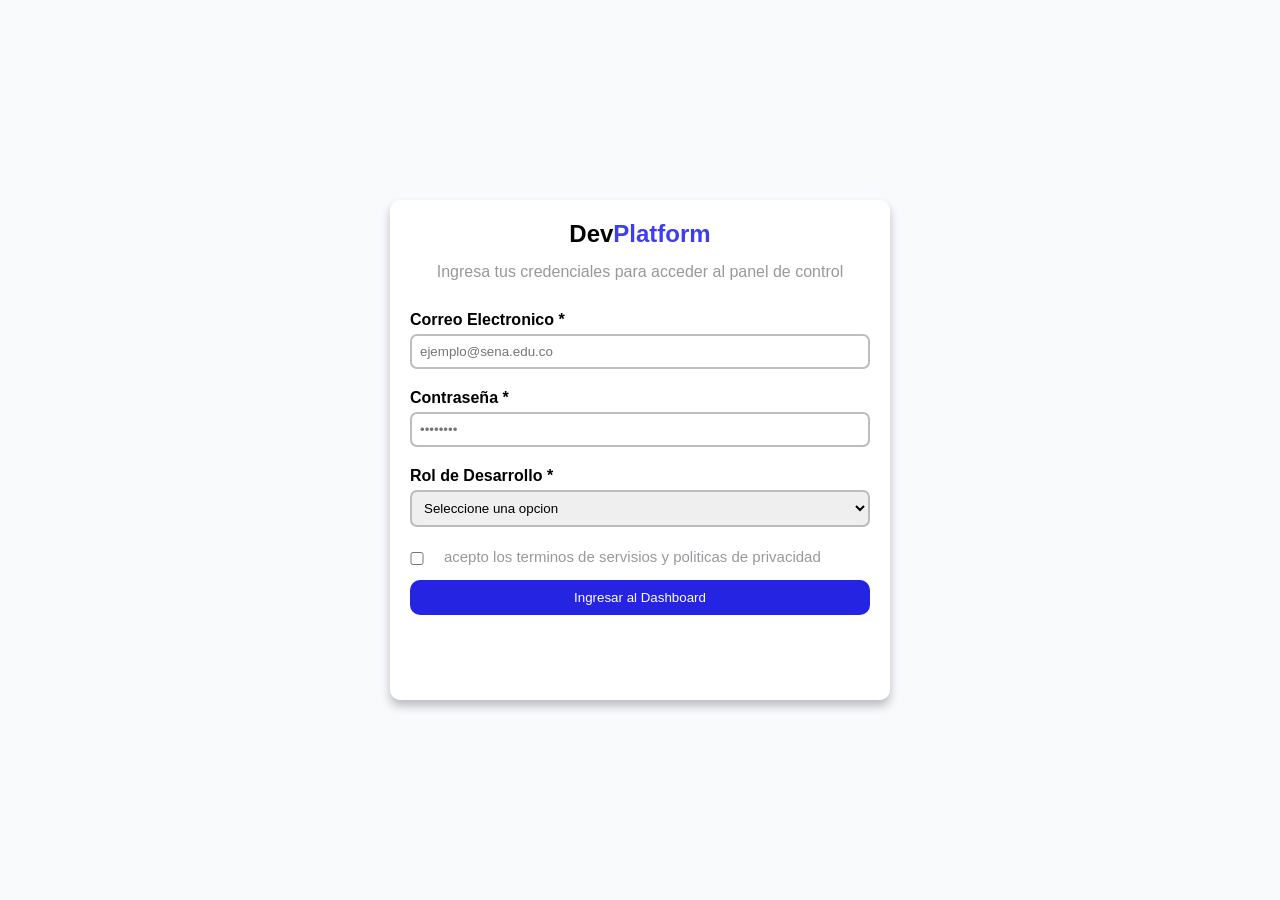
<file: index.html>
<!DOCTYPE html>
<html lang="en">
<head>
    <meta charset="UTF-8">
    <meta name="viewport" content="width=device-width, initial-scale=1.0">
    <title>login</title>

    <link rel="stylesheet" href="css/style.css">
</head>
<body class="body-index">

    <div>
        <section class="container-form">
            <div class="contenido-form">
                <h1>Dev<span>Platform</span></h1>
                <p>Ingresa tus credenciales para acceder al panel de control</p>
            </div>

            <form action="dashboard.html" method="">
                <label for="correo">Correo Electronico *</label>
                <input type="email" id="correo" name="correo-usuario" placeholder="ejemplo@sena.edu.co" required>

                <label for="contraseña">Contraseña *</label>
                <input type="password" id="contraseña" name="contraseña-usuario" placeholder="••••••••" minlength="6" required>

                <label for="rol">Rol de Desarrollo *</label>
                    <select id="rol" name="rol-desarrollador" required>
                        <option value="" selected disabled>Seleccione una opcion</option>
                        <option value="desarrollador-frontend">Desarrollador Frontend</option>
                        <option value="desarrollador-backend">Desarrollador Backend</option>
                        <option value="desarrollador-fullstack">Desarrollador Fullstack</option>
                    </select>

                    <div class="checkbox">
                        <input type="checkbox"  id="check" name="checkbox" required>
                        <span> acepto los terminos de servisios y politicas de privacidad</span>
                    </div>
                    


                    <button type="submit">Ingresar al Dashboard</button>

                    
            </form>
        </section>
    </div>
    


</body>
</html>
</file>
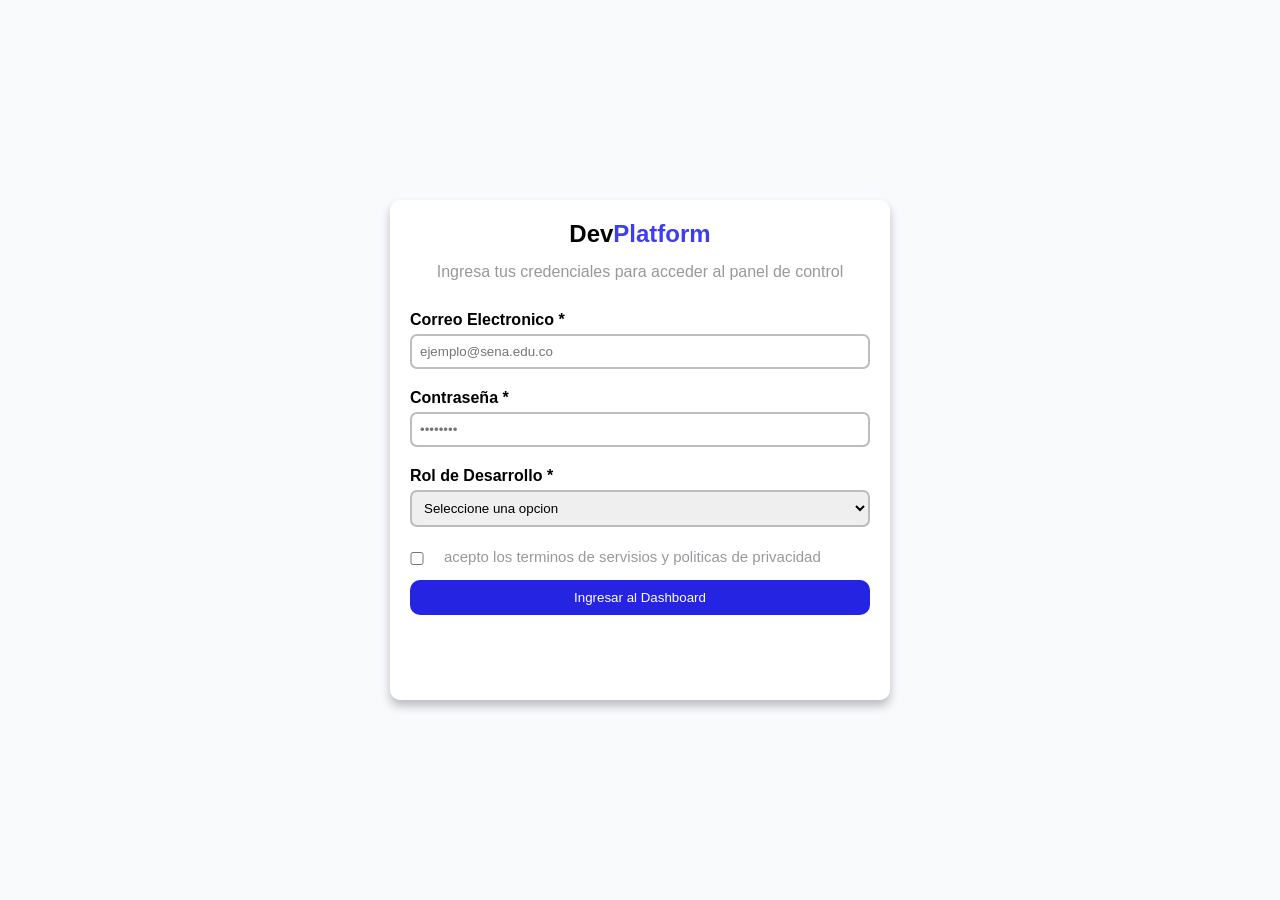
<file: Jesus Manuel Sanchez/index.html>
<!DOCTYPE html>
<html lang="en">
<head>
    <meta charset="UTF-8">
    <meta name="viewport" content="width=device-width, initial-scale=1.0">
    <title>login</title>

    <link rel="stylesheet" href="css/style.css">
</head>
<body class="body-index">

    <div>
        <section class="container-form">
            <div class="contenido-form">
                <h1>Dev<span>Platform</span></h1>
                <p>Ingresa tus credenciales para acceder al panel de control</p>
            </div>

            <form action="dashboard.html" method="get">
                <label for="correo">Correo Electronico *</label>
                <input type="email" id="correo" name="correo-usuario" placeholder="ejemplo@sena.edu.co" required>

                <label for="contraseña">Contraseña *</label>
                <input type="password" id="contraseña" name="contraseña-usuario" placeholder="••••••••" minlength="6" required>

                <label for="rol">Rol de Desarrollo *</label>
                    <select id="rol" name="rol-desarrollador" required>
                        <option value="" selected disabled>Seleccione una opcion</option>
                        <option value="desarrollador-frontend">Desarrollador Frontend</option>
                        <option value="desarrollador-backend">Desarrollador Backend</option>
                        <option value="desarrollador-fullstack">Desarrollador Fullstack</option>
                    </select>

                    <div class="checkbox">
                        <input type="checkbox"  id="check" name="checkbox" required>
                        <span> acepto los terminos de servisios y politicas de privacidad</span>
                    </div>
                    


                    <button type="submit">Ingresar al Dashboard</button>

                    
            </form>
        </section>
    </div>
    


</body>
</html>
</file>
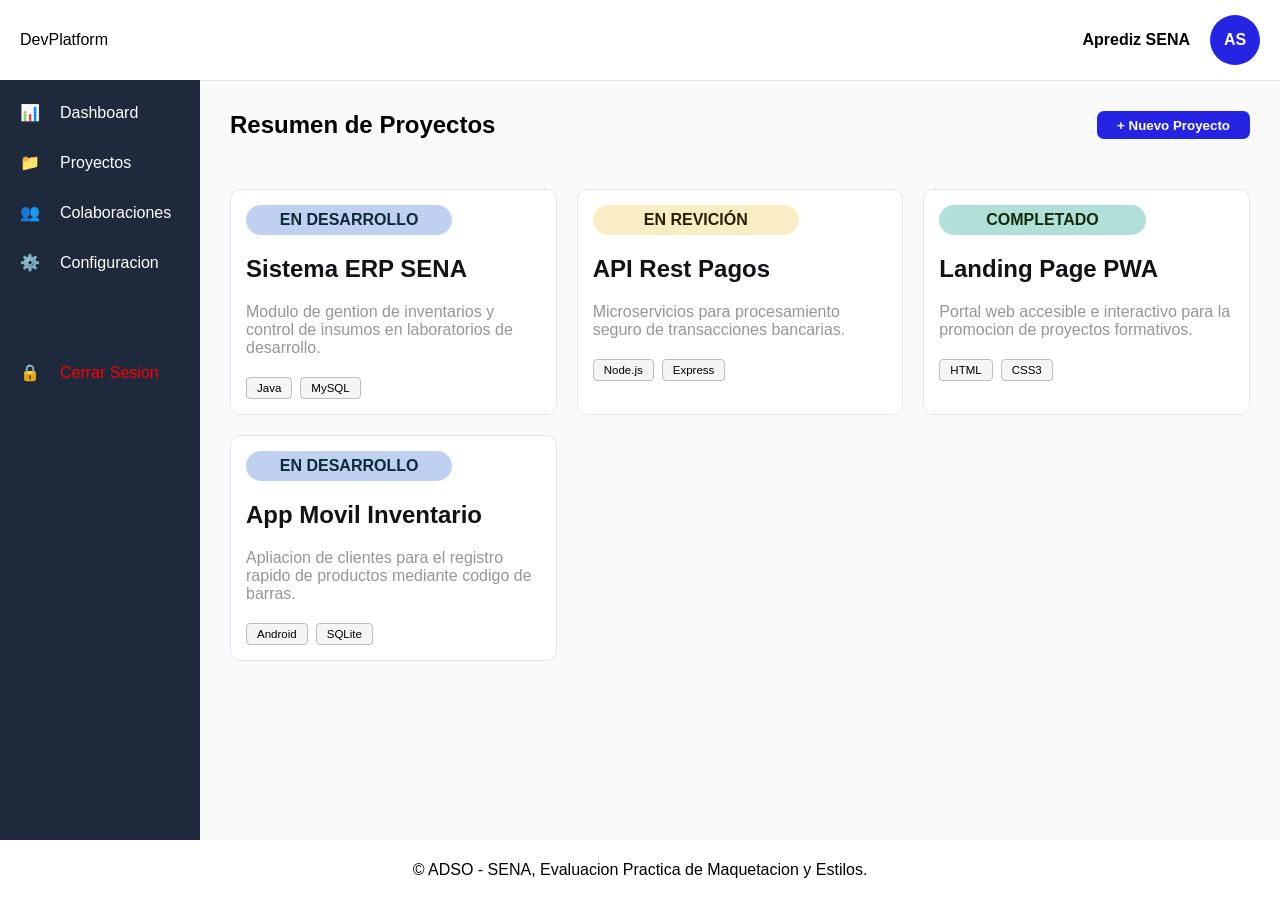
<file: dashboard.html>
<!DOCTYPE html>
<html lang="en">
<head>
    <meta charset="UTF-8">
    <meta name="viewport" content="width=device-width, initial-scale=1.0">
    <title>Dashboard</title>
    <link rel="stylesheet" href="css/style.css">
</head>
<body class="body-dashboard">

    <div class="dashboard">

    <header class="contenido-inicial">

            <!-- <span class="menu" tabindex="0">DevPlatform</span> -->

            <input type="checkbox" id="menu-icono" class="menu-checkbox">
            <label for="menu-icono" class="menu">DevPlatform</label>

                <div>
                <h4>Aprediz SENA</h4>
                <span>AS</span>
                </div>
     </header>


     <nav>
            <ul>
                <li><a href="dashboard" class="iconos1">Dashboard</a></li>
                <li><a href="proyectos" class="iconos2">Proyectos</a></li>
                <li><a href="colaboraciones" class="iconos3">Colaboraciones</a></li>
                <li><a href="configuracion" class="iconos4">Configuracion</a></li>

                <li><a href="index.html" class="cerrar-sesion iconos5">Cerrar Sesion</a></li>
            </ul>
     </nav>
            

        <main>
            <section>
                <div class="contenido" >
                    <h1>Resumen de Proyectos</h1>

                    <button>+ Nuevo Proyecto</button>
                </div>

                <div class="contenerdor-proyectos">

                    <article class="proyectos item1">
                        <div class="estado"><span >EN DESARROLLO</span></div>
                        <h2>Sistema ERP SENA</h2>
                        <p>Modulo de gention de inventarios y control de insumos en laboratorios de desarrollo.</p>

                        <div class="sitios">
                        <span>Java</span>
                        <span>MySQL</span>
                        </div>
                    </article>

                    <article class="proyectos item2">
                        <div class="estado"><span>EN REVICIÓN</span></div>
                        <h2>API Rest Pagos</h2>
                        <p>Microservicios para procesamiento seguro de transacciones bancarias.</p>

                        <div class="sitios">
                        <span>Node.js</span>
                        <span>Express</span>
                        </div>
                    </article>

                    <article class="proyectos item3">
                        <div class="estado"><span>COMPLETADO</span></div>
                        <h2>Landing Page PWA</h2>
                        <p>Portal web accesible e interactivo para la promocion de proyectos formativos.</p>

                        <div class="sitios">
                        <span>HTML</span>
                        <span>CSS3</span>
                        </div>
                    </article>

                    <article class="proyectos item1">
                        <div class="estado"><span >EN DESARROLLO</span></div>
                        <h2>App Movil Inventario</h2>
                        <p>Apliacion de clientes para el registro rapido de productos mediante codigo de barras.</p>

                        <div class="sitios">
                        <span>Android</span>
                        <span>SQLite</span>
                        </div>
                    </article>
        
                </div>
            </section>
        </main>

        <footer>
            <p>&copy; ADSO - SENA, Evaluacion Practica de Maquetacion y Estilos.</p>
        </footer>
    </div>
    
</body>
</html>
</file>
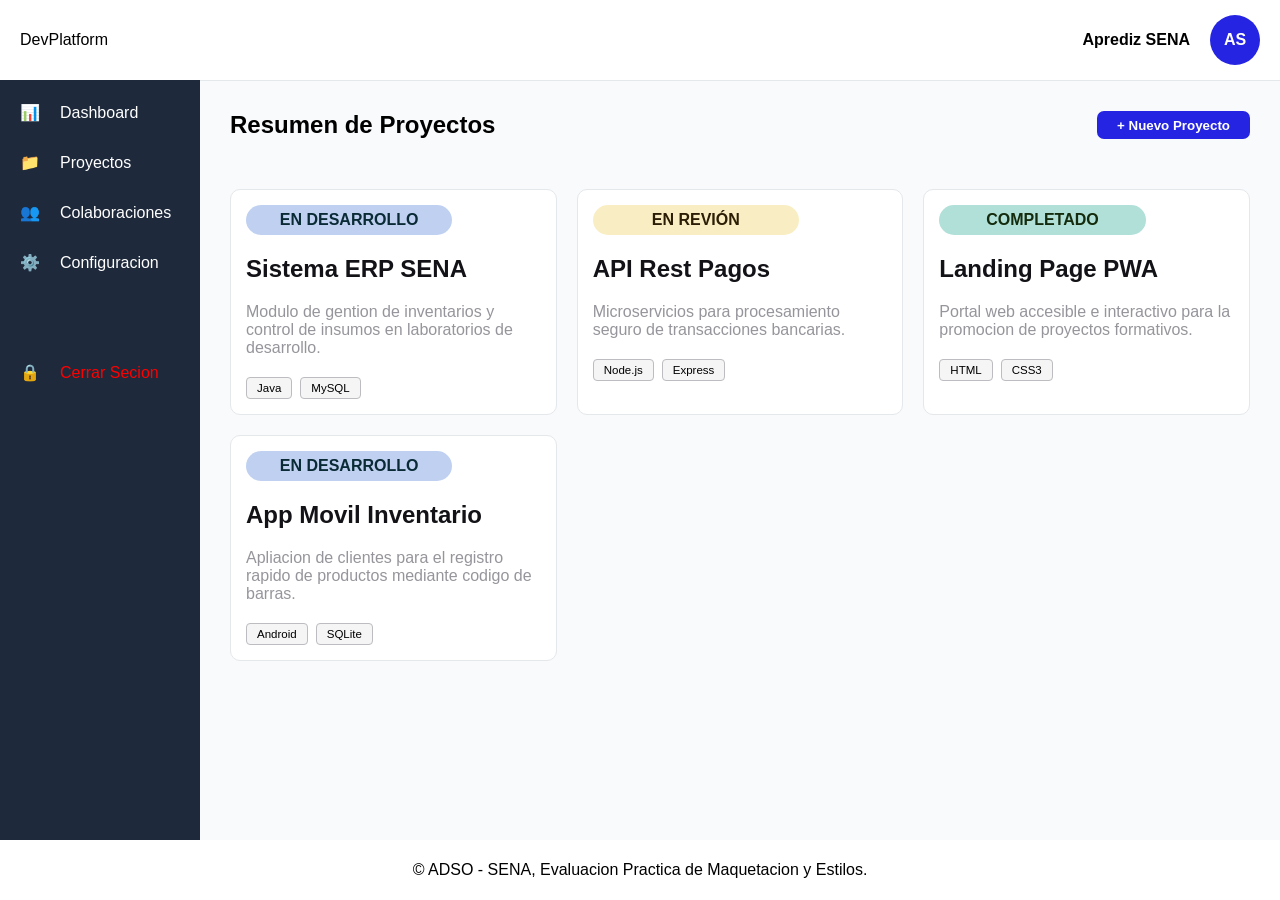
<file: Jesus Manuel Sanchez/dashboard.html>
<!DOCTYPE html>
<html lang="en">
<head>
    <meta charset="UTF-8">
    <meta name="viewport" content="width=device-width, initial-scale=1.0">
    <title>Dashboard</title>
    <link rel="stylesheet" href="css/style.css">
</head>
<body class="body-dashboard">

    <div class="dashboard">

    <header class="contenido-inicial">

            <span class="menu" tabindex="0">DevPlatform</span>

                <div>
                <h4>Aprediz SENA</h4>
                <span>AS</span>
                </div>
     </header>


     <nav>
            <ul>
                <li><a href="dashboard" class="iconos1">Dashboard</a></li>
                <li><a href="proyectos" class="iconos2">Proyectos</a></li>
                <li><a href="colaboraciones" class="iconos3">Colaboraciones</a></li>
                <li><a href="configuracion" class="iconos4">Configuracion</a></li>

                <li><a href="index.html" class="cerrar-sesion iconos5">Cerrar Secion</a></li>
            </ul>
     </nav>
            

        <main>
            <section>
                <div class="contenido" >
                    <h1>Resumen de Proyectos</h1>

                    <button>+ Nuevo Proyecto</button>
                </div>

                <div class="contenerdor-proyectos">

                    <article class="proyectos item1">
                        <div class="estado"><span >EN DESARROLLO</span></div>
                        <h2>Sistema ERP SENA</h2>
                        <p>Modulo de gention de inventarios y control de insumos en laboratorios de desarrollo.</p>

                        <div class="sitios">
                        <span>Java</span>
                        <span>MySQL</span>
                        </div>
                    </article>

                    <article class="proyectos item2">
                        <div class="estado"><span>EN REVIÓN</span></div>
                        <h2>API Rest Pagos</h2>
                        <p>Microservicios para procesamiento seguro de transacciones bancarias.</p>

                        <div class="sitios">
                        <span>Node.js</span>
                        <span>Express</span>
                        </div>
                    </article>

                    <article class="proyectos item3">
                        <div class="estado"><span>COMPLETADO</span></div>
                        <h2>Landing Page PWA</h2>
                        <p>Portal web accesible e interactivo para la promocion de proyectos formativos.</p>

                        <div class="sitios">
                        <span>HTML</span>
                        <span>CSS3</span>
                        </div>
                    </article>

                    <article class="proyectos item1">
                        <div class="estado"><span >EN DESARROLLO</span></div>
                        <h2>App Movil Inventario</h2>
                        <p>Apliacion de clientes para el registro rapido de productos mediante codigo de barras.</p>

                        <div class="sitios">
                        <span>Android</span>
                        <span>SQLite</span>
                        </div>
                    </article>
        
                </div>
            </section>
        </main>

        <footer>
            <p>&copy; ADSO - SENA, Evaluacion Practica de Maquetacion y Estilos.</p>
        </footer>
    </div>
    
</body>
</html>
</file>
<file: css/style.css>
*{
    margin: 0px;
    padding: 0px;
    box-sizing: border-box;
}

.body-index{
    min-height:100vh;
    flex-direction:column;
    background-color: #F8FAFC;
    display: flex;
    justify-content: center;
    align-items: center;
    font-family: Arial, Helvetica, sans-serif;

}

.container-form{
    width: 500px;
    height: 500px;
    background-color:white;
    padding: 20px;
    border-radius: 10px;
    box-shadow: 0 6px 10px rgb(188, 188, 193);
}

.contenido-form{
    text-align: center;
    margin-bottom: 30px;
}

.contenido-form span{
    color: rgb(61, 61, 241);
}

.contenido-form p{
    color: rgb(152, 152, 158);
    margin-top: 15px;
}

form label { 
    display: block;               
    margin-top: 20px;              
    font-weight: bold;           
}

form input, form select{ 
    width: 100%;                 
    padding: 8px;                
    margin-top: 5px;              
    border: 2px solid rgb(188, 188, 193) ;
    border-radius: 7px;
}

form input:focus,
 form select:focus{ 
    outline: none;
    border-color: rgb(36, 36, 226);
}

form button { 
    color: white;
    background-color: rgb(36, 36, 226);   
    width: 100%;            
    border: none;                 
    padding: 10px 15px;           
    margin-top: 15px;            
    border-radius: 10px;           
    cursor: pointer;              
}

form button:hover{
    background-color: rgb(67, 67, 237); 
}


.checkbox{
    display: flex;
    margin-top: 20px;
    justify-content: center;
    align-items: center;
    
}

.checkbox span{
    font-size: 15px;
    width: 200%;
    color: rgb(152, 152, 158);
}

.checkbox input{
    font-size: 10px;
    width:30px;
    margin-right: 20px;
}

@media (max-width: 765px) {

    .container-form{
        width:fit-content;
        margin: 0px 10px 0px 10px;
}

    
}

/*=======================DASHBOARD======================================*/

.dashboard{
    display: grid;
    grid-template-columns: 200px 1fr;
    grid-template-rows: 80px 1fr 60px;
    grid-template-areas: 
    "header header"
    "nav main"
    "footer footer";
    min-height: 100vh;
}

.body-dashboard{
    background-color: white;
    font-family: Arial, Helvetica, sans-serif;
}


.contenido-inicial{
    grid-area: header;
    display: flex;
    justify-content: space-between;
    padding: 20px;
    align-items: center;
    position: sticky;
    top: 0px;
    background-color: white;
    z-index:1000;
}

.contenido-inicial div{
    display: flex;
    gap: 20px;
    justify-content: center;
    align-items: center;
}

.contenido-inicial div span{
    background-color: rgb(36, 36, 226); 
    width: 50px;
    border-radius: 50px;
    color: white;
    font-weight: bold;
    height: 50px;
    display: flex;
    align-items: center;
    justify-content: center;
}


nav{
    grid-area: nav;
    color: white;
    background-color: #1E293B;
    text-align: left;
    width: 250px;
    flex-shrink: 0;
}


nav ul{
    list-style: none;
}

nav ul li{
    margin: 15px 0;
}

nav a{
    display: block;
    color: white;
    padding: 8px 20px;
    text-decoration: none;
}


.iconos1::before{
    content: "📊";
    margin-right: 20px;
}

.iconos2::before{
    content: "📁";
    margin-right: 20px;
}

.iconos3::before{
    content: "👥";
    margin-right: 20px;
}

.iconos4::before{
    content: "⚙️";
    margin-right: 20px;
}

.iconos5::before{
    content: "🔒";
    margin-right: 20px;
}

nav a:hover{
    background-color: #293445;
    border-left: 4px solid rgb(36, 36, 226); ;
}

.cerrar-sesion{
    color: red;
    margin-top: 30%;
}


main{
    grid-area: main;
    flex-grow: 1;
    padding: 30px;
    background-color: #F8FAFC;
    border-top: 1px solid #e4e8eb;
}

.contenido{
    display: flex;
    justify-content: space-between;
}

.contenido button{
    background-color: rgb(36, 36, 226); 
    border: none;
    color: white;  
    width: 15%;
    font-weight: bold;
    border-radius: 7px;
}

.contenido button:hover{
     background-color: rgb(67, 67, 237); 
}

.contenerdor-proyectos{
    display: grid;
    grid-template-columns: repeat(auto-fit, minmax(250px, 1fr));
    gap: 20px;
    width: 100%;
    margin-top: 50px;
}

.proyectos{
    background-color: white;
    padding: 15px;
    border-radius: 10px;
    display: flex;
    flex-direction: column;
    border: 1px solid #e4e8eb;
}

.proyectos:hover{
    transform: translateY(-5px);
}

.proyectos p{
    color: rgb(149, 149, 155);
    margin-top: 20px;
}

.proyectos h2{
    color: rgb(18, 18, 23);
    margin-top: 20px;
}

.sitios {
    display: flex;
    gap: 8px;
    margin-top: 20px;
  
}

.sitios span {
    font-size: 0.72rem;
    border: 1px solid rgb(188, 188, 193) ;
    background-color: rgba(88, 86, 86, 0.06);
    padding: 4px 10px;
    border-radius: 4px;
}

.proyectos.item1 .estado{
    background-color: #BFD0F1;
    height: 30px;
    border-radius: 15px;
    align-items: center;
    display: flex;
    justify-content: center;
    color: rgb(10, 43, 54);
    font-weight: bolder;
    width: 70%;
}

.proyectos.item2 .estado{
    background-color: #F9EEC3;
    height: 30px;
    border-radius: 15px;
    align-items: center;
    display: flex;
    justify-content: center;
    color: rgb(44, 30, 6);
    font-weight: bolder;
     width: 70%;
}
.proyectos.item3 .estado{
    background-color: #B0E0D8;
    height: 30px;
    border-radius: 15px;
    align-items: center;
    display: flex;
    justify-content: center;
    color: rgb(20, 43, 13);
    font-weight: bolder;
     width: 70%;
}

footer{
    grid-area: footer;
    display: flex;
    justify-content: center;
    align-items: center;
    padding: 20px;
    
}

.menu-checkbox{
    display: none;
}

 @media (max-width: 765px) {

    .dashboard{
    display: grid;
    grid-template-columns: 1fr;
    grid-template-rows: 80px 1fr 60px;
    grid-template-areas: 
    "header"
    "main"
    "footer";
    }

    .contenido{
        display: block;
    }

    nav{
    display: none;
    }
    
    header:has(.menu-checkbox:checked) + nav{
        display: block;
    }

    .contenido button{
    width: 20%;
    height: 40px;
    margin-top: 20px;
    width:fit-content;
    padding:10px;
    }

     .menu::before{
        content: "☰";
        margin-right: 20px;
    }

     /* header:focus-within + nav {
        display: block;
    }*/

     nav{
        position: fixed;
        top: 8.6%;
        z-index: 1000;
    }  

    footer p{
        text-align: center;
    }
}
</file>
<file: Jesus Manuel Sanchez/css/style.css>
:root{
    --nav:#1E293B;
    --main:
}


*{
    margin: 0px;
    padding: 0px;
    box-sizing: border-box;
}

.body-index{
    min-height:100vh;
    flex-direction:column;
    background-color: #F8FAFC;
    display: flex;
    justify-content: center;
    align-items: center;
    font-family: Arial, Helvetica, sans-serif;

}

.container-form{
    width: 500px;
    height: 500px;
    background-color:white;
    padding: 20px;
    border-radius: 10px;
    box-shadow: 0 6px 10px rgb(188, 188, 193);
}

.contenido-form{
    text-align: center;
    margin-bottom: 30px;
}

.contenido-form span{
    color: rgb(61, 61, 241);
}

.contenido-form p{
    color: rgb(152, 152, 158);
    margin-top: 15px;
}

form label { 
    display: block;               
    margin-top: 20px;              
    font-weight: bold;           
}

form input, form select{ 
    width: 100%;                 
    padding: 8px;                
    margin-top: 5px;              
    border: 2px solid rgb(188, 188, 193) ;
    border-radius: 7px;
}

form input:focus,
 form select:focus{ 
    outline: none;
    border-color: rgb(36, 36, 226);
}

form button { 
    color: white;
    background-color: rgb(36, 36, 226);   
    width: 100%;            
    border: none;                 
    padding: 10px 15px;           
    margin-top: 15px;            
    border-radius: 10px;           
    cursor: pointer;              
}

form button:hover{
    background-color: rgb(67, 67, 237); 
}


.checkbox{
    display: flex;
    margin-top: 20px;
    justify-content: center;
    align-items: center;
    
}

.checkbox span{
    font-size: 15px;
    width: 200%;
    color: rgb(152, 152, 158);
}

.checkbox input{
    font-size: 10px;
    width:30px;
    margin-right: 20px;
}

/*=======================DASHBOARD======================================*/

/* .dashboard{
    display: flex;
    min-height: 100vh;
} */

.dashboard{
    display: grid;
    grid-template-columns: 200px 1fr;
    grid-template-rows: 80px 1fr 60px;
    grid-template-areas: 
    "header header"
    "nav main"
    "footer footer";
    min-height: 100vh;
}

.body-dashboard{
    background-color: white;
    font-family: Arial, Helvetica, sans-serif;
}


.contenido-inicial{
    grid-area: header;
    display: flex;
    justify-content: space-between;
    padding: 20px;
    align-items: center;
}

.contenido-inicial div{
    display: flex;
    gap: 20px;
    justify-content: center;
    align-items: center;
}

.contenido-inicial div span{
    background-color: rgb(36, 36, 226); 
    width: 50px;
    border-radius: 50px;
    color: white;
    font-weight: bold;
    height: 50px;
    display: flex;
    align-items: center;
    justify-content: center;
}

nav{
    grid-area: nav;
    color: white;
    background-color: #1E293B;
    text-align: left;
    width: 250px;
    flex-shrink: 0;
}


nav ul{
    list-style: none;
}

nav ul li{
    margin: 15px 0;
}

nav a{
    display: block;
    color: white;
    padding: 8px 20px;
    text-decoration: none;
}


.iconos1::before{
    content: "📊";
    margin-right: 20px;
}

.iconos2::before{
    content: "📁";
    margin-right: 20px;
}

.iconos3::before{
    content: "👥";
    margin-right: 20px;
}

.iconos4::before{
    content: "⚙️";
    margin-right: 20px;
}

.iconos5::before{
    content: "🔒";
    margin-right: 20px;
}

nav a:hover{
    background-color: #293445;
    border-left: 4px solid rgb(36, 36, 226); ;
}

.cerrar-sesion{
    color: red;
    margin-top: 30%;
}

main{
    grid-area: main;
    flex-grow: 1;
    padding: 30px;
    background-color: #F8FAFC;
    border-top: 1px solid #e4e8eb;
}

.contenido{
    display: flex;
    justify-content: space-between;
}

.contenido button{
     background-color: rgb(36, 36, 226); 
     border: none;
    color: white;  
    width: 15%;
    font-weight: bold;
    border-radius: 7px;
}

.contenido button:hover{
     background-color: rgb(67, 67, 237); 
}

.contenerdor-proyectos{
    display: grid;
    grid-template-columns: repeat(auto-fit, minmax(250px, 1fr));
    gap: 20px;
    width: 100%;
    margin-top: 50px;
}

.proyectos{
    background-color: white;
    padding: 15px;
    border-radius: 10px;
    display: flex;
    flex-direction: column;
    border: 1px solid #e4e8eb;
}

.proyectos:hover{
    transform: translateY(-5px);
}

.proyectos p{
    color: rgb(149, 149, 155);
    margin-top: 20px;
}

.proyectos h2{
    color: rgb(18, 18, 23);
    margin-top: 20px;
}

.sitios {
    display: flex;
    gap: 8px;
    margin-top: 20px;
  
}

.sitios span {
    font-size: 0.72rem;
    border: 1px solid rgb(188, 188, 193) ;
    background-color: rgba(88, 86, 86, 0.06);
    padding: 4px 10px;
    border-radius: 4px;
}

.proyectos.item1 .estado{
    background-color: #BFD0F1;
    height: 30px;
    border-radius: 15px;
    align-items: center;
    display: flex;
    justify-content: center;
    color: rgb(10, 43, 54);
    font-weight: bolder;
    width: 70%;
}

.proyectos.item2 .estado{
    background-color: #F9EEC3;
    height: 30px;
    border-radius: 15px;
    align-items: center;
    display: flex;
    justify-content: center;
    color: rgb(44, 30, 6);
    font-weight: bolder;
     width: 70%;
}
.proyectos.item3 .estado{
    background-color: #B0E0D8;
    height: 30px;
    border-radius: 15px;
    align-items: center;
    display: flex;
    justify-content: center;
    color: rgb(20, 43, 13);
    font-weight: bolder;
     width: 70%;
}

footer{
    grid-area: footer;
    display: flex;
    justify-content: center;
    align-items: center;
    padding: 20px;
    
}

 @media (max-width: 900px) {

    .dashboard{
    display: grid;
    grid-template-columns: 1fr;
    grid-template-rows: 80px 1fr 60px;
    grid-template-areas: 
    "header"
    "main"
    "footer";
    }

    nav{
    display: none;
    }
    
    .contenido{
        display: block;
    }

    .contenido button{
    width: 20%;
    height: 40px;
    margin-top: 20px;
    }

    .menu::before{
        content: "☰";
        margin-right: 20px;
    }

    header:focus-within + nav {
        display: block;
    }

     nav{
        position: fixed;
        top: 8.7%;
        z-index: 1000;
        
    }


    footer p{
        text-align: center;
    }
}
</file>
